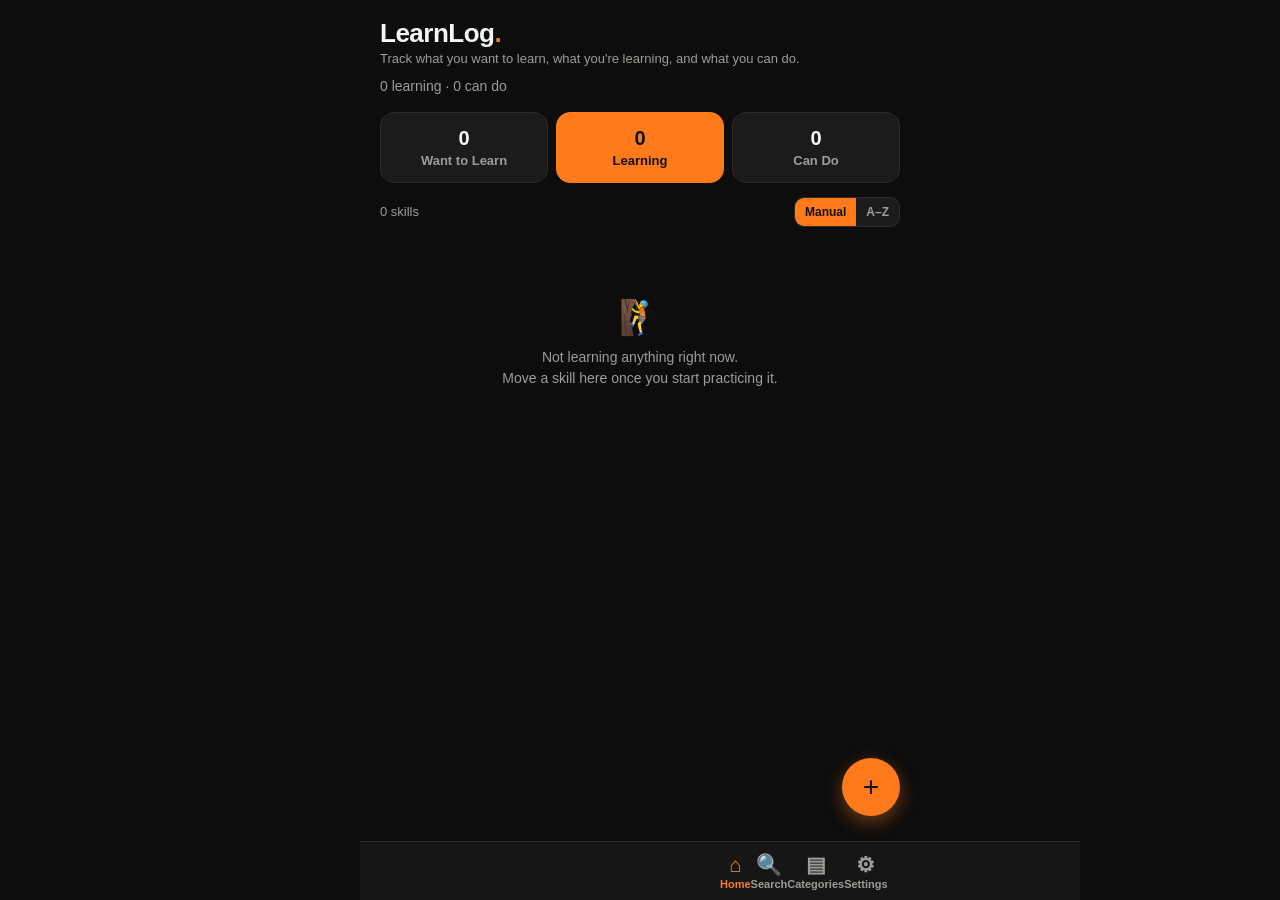
<file: index.html>
<!doctype html>
<html lang="en">
<head>
<meta charset="utf-8">
<title>LearnLog</title>
<meta name="viewport" content="width=device-width, initial-scale=1, viewport-fit=cover, maximum-scale=1">
<meta name="description" content="LearnLog — track what you want to learn, what you're learning, and what you can do.">

<!-- PWA -->
<link rel="manifest" href="manifest.webmanifest">
<meta name="theme-color" content="#0d0d0d">
<meta name="application-name" content="LearnLog">

<!-- iOS install support -->
<meta name="apple-mobile-web-app-capable" content="yes">
<meta name="apple-mobile-web-app-status-bar-style" content="black-translucent">
<meta name="apple-mobile-web-app-title" content="LearnLog">
<link rel="apple-touch-icon" href="icons/icon-180.png">
<link rel="icon" href="icons/icon.svg" type="image/svg+xml">

<link rel="stylesheet" href="css/style.css">
</head>
<body>
<div class="app" id="appRoot">

  <!-- ============================== HOME ============================== -->
  <section class="page active" id="page-home">
    <header class="app-header">
      <div class="app-title">
        <h1>LearnLog<span class="dot">.</span></h1>
      </div>
      <p class="app-tagline">Track what you want to learn, what you're learning, and what you can do.</p>
      <p class="summary-line" id="summaryLine">0 learning · 0 can do</p>
    </header>

    <div class="install-banner hidden" id="installBanner">
      <div class="info">
        <div class="title">Install LearnLog</div>
        <div class="desc">Add it to your home screen for one-tap, full-screen access.</div>
      </div>
      <button class="install-btn" id="installBtn">Install</button>
      <button class="dismiss-btn" id="installDismissBtn" aria-label="Dismiss">✕</button>
    </div>

    <div class="tabs" id="tabs" role="tablist" aria-label="Skill status">
      <button class="tab" data-status="want" role="tab" aria-selected="false">
        <span class="tab-count">0</span>Want to Learn
      </button>
      <button class="tab active" data-status="learning" role="tab" aria-selected="true">
        <span class="tab-count">0</span>Learning
      </button>
      <button class="tab" data-status="can" role="tab" aria-selected="false">
        <span class="tab-count">0</span>Can Do
      </button>
    </div>

    <div class="section-toolbar" id="sectionToolbar" role="group" aria-label="Sort order">
      <span class="count" id="sectionCount">0 skills</span>
      <div class="sort-toggle">
        <button data-sort="manual" class="active" aria-pressed="true">Manual</button>
        <button data-sort="alpha" aria-pressed="false">A–Z</button>
      </div>
    </div>

    <div class="page-scroll" id="homeScroll" role="tabpanel">
      <div class="skill-list" id="skillList"></div>
    </div>

    <button class="fab" id="fabAdd" aria-label="Add a skill">+</button>
  </section>

  <!-- ============================== SEARCH ============================== -->
  <section class="page" id="page-search">
    <header class="page-header">
      <h1>Search</h1>
      <p>Find any skill across all three lists.</p>
    </header>
    <div class="search-bar">
      <span>🔍</span>
      <input type="text" id="searchInput" placeholder="Search skills or notes…" autocomplete="off">
    </div>
    <div class="chip-row" id="categoryChips"></div>
    <div class="page-scroll">
      <div class="skill-list" id="searchResults"></div>
    </div>
  </section>

  <!-- ============================== CATEGORIES ============================== -->
  <section class="page" id="page-categories">
    <header class="page-header">
      <h1>Categories</h1>
      <p>Organize skills into groups that make sense to you.</p>
    </header>
    <div class="page-scroll">
      <div class="cat-list" id="categoryList"></div>
      <div class="add-cat-row" style="margin-top: 14px;">
        <input type="text" id="newCategoryInput" placeholder="New category name">
        <button class="btn-primary" id="addCategoryBtn">Add</button>
      </div>
      <button class="restore-defaults-link" id="restoreDefaultsBtn">Restore default categories</button>
    </div>
  </section>

  <!-- ============================== SETTINGS ============================== -->
  <section class="page" id="page-settings">
    <header class="page-header">
      <h1>Settings</h1>
      <p>Appearance, backup, and about LearnLog.</p>
    </header>
    <div class="page-scroll">

      <div class="settings-section">
        <h2>Appearance</h2>
        <div class="settings-card">
          <div class="settings-row">
            <div>
              <div class="label">Theme</div>
              <div class="desc">Dark is the default. Auto follows your device.</div>
            </div>
            <div class="segmented" id="themeSegmented" role="group" aria-label="Theme">
              <button data-theme="dark" class="active" aria-pressed="true">Dark</button>
              <button data-theme="light" aria-pressed="false">Light</button>
              <button data-theme="auto" aria-pressed="false">Auto</button>
            </div>
          </div>
        </div>
      </div>

      <div class="settings-section">
        <h2>Backup &amp; Restore</h2>
        <div class="settings-card">
          <button class="settings-btn" id="exportBtn">
            <span>Export backup file</span><span>⇩</span>
          </button>
          <button class="settings-btn" id="importBtn">
            <span>Restore from backup</span><span>⇧</span>
          </button>
          <button class="settings-btn" id="shareListBtn">
            <span>Share your list</span><span>↗</span>
          </button>
          <input type="file" id="importFile" accept="application/json" class="hidden">
          <div class="backup-hint" id="backupHint">You haven't backed up yet.</div>
        </div>
      </div>

      <div class="settings-section">
        <h2>Recently Deleted</h2>
        <div class="settings-card" id="deletedCard">
          <div class="empty-inline" id="deletedEmpty">Nothing here right now.</div>
          <div id="deletedList"></div>
        </div>
      </div>

      <div class="settings-section">
        <h2>About</h2>
        <p class="about-text">
          LearnLog stores everything — skills, categories, notes, photos and videos — on this device only, using IndexedDB. There's no account and no internet connection required after the app is first opened. Use Export regularly to keep a backup file somewhere safe.
        </p>
        <p class="version-text" id="versionText">Version learnlog-v5</p>
      </div>

    </div>
  </section>

  <!-- ============================== BOTTOM NAV ============================== -->
  <nav class="bottom-nav" role="navigation" aria-label="Primary">
    <button class="nav-btn active" data-page="home" aria-current="page"><span class="icon" aria-hidden="true">⌂</span>Home</button>
    <button class="nav-btn" data-page="search"><span class="icon" aria-hidden="true">🔍</span>Search</button>
    <button class="nav-btn" data-page="categories"><span class="icon" aria-hidden="true">▤</span>Categories</button>
    <button class="nav-btn" data-page="settings"><span class="icon" aria-hidden="true">⚙</span>Settings</button>
  </nav>
</div>

<!-- ============================== SKILL DETAIL SHEET ============================== -->
<div class="overlay" id="detailSheet">
  <div class="sheet" role="dialog" aria-modal="true" aria-labelledby="detailName">
    <div class="sheet-handle"></div>
    <div class="sheet-header">
      <h2 class="sr-only">Skill Details</h2>
      <button class="sheet-close" data-close-sheet aria-label="Close">✕</button>
    </div>
    <div class="detail-media hidden" id="detailMedia"></div>
    <div class="detail-meta">
      <h2 id="detailName">Skill name</h2>
      <button class="star" id="detailStar" style="font-size:22px;" aria-label="Toggle favorite" aria-pressed="false">☆</button>
    </div>
    <div style="display:flex; gap:8px; align-items:center; margin-bottom:6px;">
      <span class="category" id="detailCategory" style="font-size:13px;"></span>
      <span class="status-badge" id="detailStatusBadge"></span>
    </div>
    <p class="detail-notes" id="detailNotes">No notes yet.</p>
    <div class="sheet-actions">
      <button class="btn" id="detailStatusBtn">Move</button>
      <button class="btn primary" id="detailEditBtn">Edit</button>
    </div>
    <div class="sheet-actions" style="margin-top:10px;">
      <button class="btn" id="detailDuplicateBtn">Duplicate</button>
      <button class="btn" id="detailShareBtn">Share</button>
    </div>
    <div class="sheet-actions" style="margin-top:10px;">
      <button class="btn danger" id="detailDeleteBtn">Delete Skill</button>
    </div>
  </div>
</div>

<!-- ============================== ADD / EDIT SKILL SHEET ============================== -->
<div class="overlay" id="skillSheet">
  <div class="sheet" role="dialog" aria-modal="true" aria-labelledby="skillSheetTitle">
    <div class="sheet-handle"></div>
    <div class="sheet-header">
      <h2 id="skillSheetTitle">Add Skill</h2>
      <button class="sheet-close" id="skillSheetClose" aria-label="Close">✕</button>
    </div>

    <div class="field">
      <label for="skillName">Skill name</label>
      <input type="text" id="skillName" placeholder="e.g. Backflip on trampoline" maxlength="80">
    </div>

    <div class="field">
      <label for="skillCategory">Category</label>
      <select id="skillCategory"></select>
    </div>

    <div class="field">
      <label>Status</label>
      <div class="status-picker" id="skillStatusPicker">
        <button data-status="want">Want to Learn</button>
        <button data-status="learning">Learning</button>
        <button data-status="can">Can Do</button>
      </div>
    </div>

    <div class="field">
      <label for="skillNotes">Notes (optional)</label>
      <textarea id="skillNotes" placeholder="Any details, cues, or reminders…"></textarea>
    </div>

    <div class="field">
      <label>Photo or video (optional)</label>
      <div class="media-picker-row">
        <button type="button" class="media-picker-btn" id="skillMediaPicker"><span class="icon" aria-hidden="true">🖼</span>Choose from Library</button>
        <button type="button" class="media-picker-btn" id="skillCameraPicker"><span class="icon" aria-hidden="true">📷</span>Take Photo</button>
      </div>
      <input type="file" id="skillMediaInput" accept="image/*,video/*" class="hidden">
      <input type="file" id="skillCameraInput" accept="image/*" capture="environment" class="hidden">
      <div class="media-preview hidden" id="skillMediaPreview"></div>
      <button class="btn hidden" id="skillMediaRemoveBtn" style="margin-top:8px;">Remove media</button>
    </div>

    <div class="fav-row">
      <span class="label" id="favSwitchLabel">Mark as favorite</span>
      <div class="switch" id="skillFavoriteSwitch" role="switch" aria-checked="false" tabindex="0" aria-labelledby="favSwitchLabel"><div class="knob"></div></div>
    </div>

    <div class="sheet-actions">
      <button class="btn" id="skillCancelBtn">Cancel</button>
      <button class="btn primary" id="skillSaveBtn">Save</button>
    </div>
    <div class="sheet-actions hidden" id="skillDeleteBtn" style="margin-top:10px;">
      <button class="btn danger" style="width:100%;">Delete Skill</button>
    </div>
  </div>
</div>

<!-- ============================== STATUS CHANGE SHEET ============================== -->
<div class="overlay" id="statusSheet">
  <div class="sheet" role="dialog" aria-modal="true" aria-labelledby="statusSheetTitle">
    <div class="sheet-handle"></div>
    <div class="sheet-header">
      <h2 id="statusSheetTitle">Move to…</h2>
      <button class="sheet-close" data-close-sheet aria-label="Close">✕</button>
    </div>
    <div id="statusOptions"></div>
  </div>
</div>

<!-- ============================== CONFIRM SHEET ============================== -->
<div class="overlay" id="confirmSheet">
  <div class="sheet" role="dialog" aria-modal="true" aria-labelledby="confirmTitle">
    <div class="sheet-handle"></div>
    <div class="sheet-header">
      <h2 id="confirmTitle">Are you sure?</h2>
    </div>
    <p class="confirm-text" id="confirmMessage"></p>
    <div class="backup-summary hidden" id="confirmSummary"></div>
    <div class="warning-box hidden" id="confirmWarning"></div>
    <div class="sheet-actions">
      <button class="btn" id="confirmCancelBtn">Cancel</button>
      <button class="btn primary" id="confirmOkBtn">Confirm</button>
    </div>
  </div>
</div>

<!-- ============================== PROMPT SHEET (rename category) ============================== -->
<div class="overlay" id="promptSheet">
  <div class="sheet" role="dialog" aria-modal="true" aria-labelledby="promptTitle">
    <div class="sheet-handle"></div>
    <div class="sheet-header">
      <h2 id="promptTitle">Rename</h2>
    </div>
    <div class="field">
      <label for="promptInput" class="sr-only">Name</label>
      <input type="text" id="promptInput" maxlength="40">
    </div>
    <div class="field">
      <label>Icon</label>
      <div class="icon-picker" id="promptIconPicker"></div>
    </div>
    <div class="sheet-actions">
      <button class="btn" id="promptCancelBtn">Cancel</button>
      <button class="btn primary" id="promptOkBtn">Save</button>
    </div>
  </div>
</div>

<div class="toast" id="toast" role="status" aria-live="polite">
  <span class="toast-msg" id="toastMsg"></span>
  <button class="toast-action hidden" id="toastAction"></button>
</div>

<script src="js/db.js" defer></script>
<script src="js/app.js" defer></script>
</body>
</html>
</file>
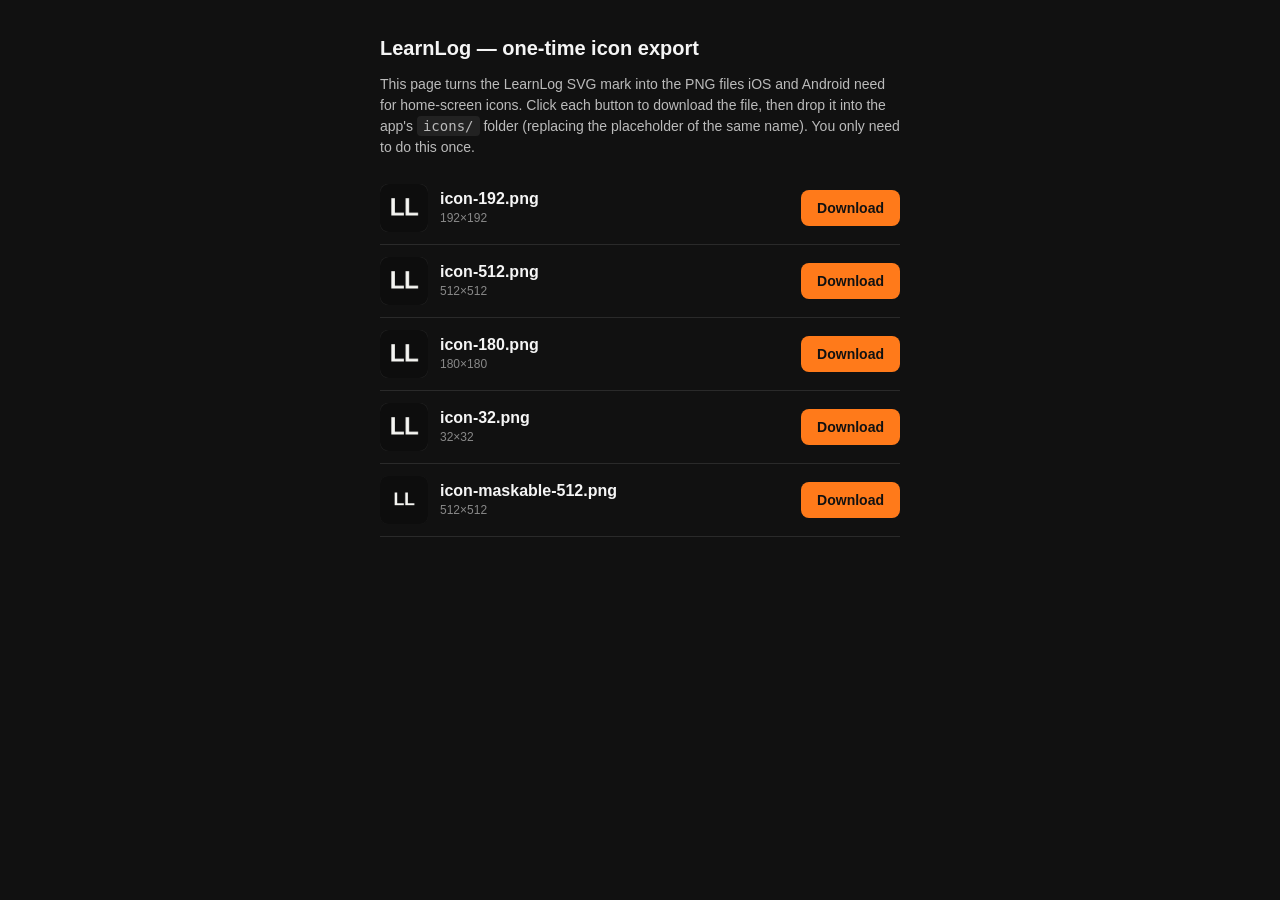
<file: icons/generate-icons.html>
<!doctype html>
<html lang="en">
<head>
<meta charset="utf-8">
<title>LearnLog Icon Generator</title>
<meta name="viewport" content="width=device-width, initial-scale=1">
<style>
  body { font-family: -apple-system, BlinkMacSystemFont, Arial, sans-serif; background:#111; color:#f5f5f5; padding:24px; max-width:520px; margin:0 auto; }
  h1 { font-size:20px; }
  p { color:#bbb; line-height:1.5; font-size:14px; }
  .row { display:flex; align-items:center; gap:12px; padding:12px 0; border-bottom:1px solid #2a2a2a; }
  canvas { background:#222; border-radius:8px; }
  button { background:#FF7A1A; color:#111; border:none; padding:10px 16px; border-radius:8px; font-weight:700; font-size:14px; cursor:pointer; }
  button:active { opacity:0.8; }
  code { background:#222; padding:2px 6px; border-radius:4px; }
</style>
</head>
<body>
  <h1>LearnLog — one-time icon export</h1>
  <p>This page turns the LearnLog SVG mark into the PNG files iOS and Android need for home-screen icons. Click each button to download the file, then drop it into the app's <code>icons/</code> folder (replacing the placeholder of the same name). You only need to do this once.</p>
  <div id="list"></div>

<script>
const REGULAR_SVG = `<svg xmlns="http://www.w3.org/2000/svg" viewBox="0 0 512 512"><rect width="512" height="512" rx="100" fill="#0D0D0D"/><text x="256" y="335" font-family="-apple-system, BlinkMacSystemFont, Helvetica Neue, Arial, sans-serif" font-size="260" font-weight="800" letter-spacing="-6" fill="#F5F5F2" text-anchor="middle">LL</text></svg>`;
const MASKABLE_SVG = `<svg xmlns="http://www.w3.org/2000/svg" viewBox="0 0 512 512"><rect width="512" height="512" fill="#0D0D0D"/><text x="256" y="310" font-family="-apple-system, BlinkMacSystemFont, Helvetica Neue, Arial, sans-serif" font-size="190" font-weight="800" letter-spacing="-4" fill="#F5F5F2" text-anchor="middle">LL</text></svg>`;

const targets = [
  { name: "icon-192.png", size: 192, svg: REGULAR_SVG },
  { name: "icon-512.png", size: 512, svg: REGULAR_SVG },
  { name: "icon-180.png", size: 180, svg: REGULAR_SVG },
  { name: "icon-32.png", size: 32, svg: REGULAR_SVG },
  { name: "icon-maskable-512.png", size: 512, svg: MASKABLE_SVG },
];

const list = document.getElementById("list");

targets.forEach(t => {
  const row = document.createElement("div");
  row.className = "row";
  const canvas = document.createElement("canvas");
  canvas.width = 64; canvas.height = 64;
  canvas.style.width = "48px"; canvas.style.height = "48px";
  const label = document.createElement("div");
  label.style.flex = "1";
  label.innerHTML = `<strong>${t.name}</strong><br><span style="color:#888;font-size:12px">${t.size}×${t.size}</span>`;
  const btn = document.createElement("button");
  btn.textContent = "Download";
  btn.onclick = () => renderAndDownload(t, canvas);
  row.append(canvas, label, btn);
  list.append(row);
  renderPreview(t, canvas);
});

function svgToImage(svg) {
  return new Promise((resolve, reject) => {
    const img = new Image();
    img.onload = () => resolve(img);
    img.onerror = reject;
    img.src = "data:image/svg+xml;base64," + btoa(svg);
  });
}

async function renderPreview(t, canvas) {
  const img = await svgToImage(t.svg);
  const ctx = canvas.getContext("2d");
  ctx.drawImage(img, 0, 0, 64, 64);
}

async function renderAndDownload(t, previewCanvas) {
  const img = await svgToImage(t.svg);
  const canvas = document.createElement("canvas");
  canvas.width = t.size; canvas.height = t.size;
  const ctx = canvas.getContext("2d");
  ctx.drawImage(img, 0, 0, t.size, t.size);
  canvas.toBlob(blob => {
    const a = document.createElement("a");
    a.href = URL.createObjectURL(blob);
    a.download = t.name;
    document.body.appendChild(a);
    a.click();
    a.remove();
  }, "image/png");
}
</script>
</body>
</html>
</file>
<file: css/style.css>
/* ==========================================================================
   LearnLog — theme tokens
   ========================================================================== */
:root,
:root[data-theme="dark"] {
  --bg: #0d0d0d;
  --bg-elevated: #161616;
  --card-bg: #1b1b1b;
  --card-bg-2: #212121;
  --text: #f5f5f2;
  --text-secondary: #9c9c98;
  --border: #2b2b2b;
  --accent: #ff7a1a;
  --accent-dim: #cc6314;
  --accent-text: #111111;
  --danger: #ff5c4d;
  --overlay: rgba(0, 0, 0, 0.6);
  --star: #ffb400;
  color-scheme: dark;
}

:root[data-theme="light"] {
  --bg: #faf9f7;
  --bg-elevated: #ffffff;
  --card-bg: #ffffff;
  --card-bg-2: #f2f1ee;
  --text: #16150f;
  --text-secondary: #6b6a63;
  --border: #e6e4de;
  --accent: #ff7a1a;
  --accent-dim: #e8690f;
  --accent-text: #ffffff;
  --danger: #d92d20;
  --overlay: rgba(0, 0, 0, 0.4);
  --star: #d98c00;
  color-scheme: light;
}

* { box-sizing: border-box; }

html, body {
  margin: 0;
  padding: 0;
  height: 100%;
  background: var(--bg);
  color: var(--text);
  font-family: -apple-system, BlinkMacSystemFont, "Segoe UI", Roboto, Helvetica, Arial, sans-serif;
  -webkit-tap-highlight-color: transparent;
  overscroll-behavior-y: none;
}

body {
  display: flex;
  flex-direction: column;
  min-height: 100dvh;
  padding-top: env(safe-area-inset-top);
}

button, input, select, textarea {
  font-family: inherit;
  color: inherit;
}

button { cursor: pointer; }

a { color: var(--accent); }

.app {
  display: flex;
  flex-direction: column;
  flex: 1;
  max-width: 560px;
  width: 100%;
  margin: 0 auto;
  min-height: 100dvh;
}

/* ==========================================================================
   Header
   ========================================================================== */
.app-header {
  padding: 18px 20px 4px;
  flex-shrink: 0;
}

.app-title {
  display: flex;
  align-items: baseline;
  gap: 8px;
}

.app-title h1 {
  font-size: 26px;
  font-weight: 800;
  margin: 0;
  letter-spacing: -0.5px;
}

.app-title .dot { color: var(--accent); }

.app-tagline {
  margin: 2px 0 12px;
  font-size: 13px;
  color: var(--text-secondary);
}

.summary-line {
  font-size: 14px;
  color: var(--text-secondary);
  margin: 0 0 14px;
}

.summary-line strong { color: var(--text); font-weight: 700; }

/* ==========================================================================
   Page containers
   ========================================================================== */
.page {
  display: none;
  flex: 1;
  flex-direction: column;
  min-height: 0;
}

.page.active { display: flex; }

.page-header {
  padding: 18px 20px 10px;
  flex-shrink: 0;
}

.page-header h1 {
  font-size: 22px;
  font-weight: 800;
  margin: 0 0 2px;
  letter-spacing: -0.3px;
}

.page-header p {
  margin: 0;
  font-size: 13px;
  color: var(--text-secondary);
}

.page-scroll {
  flex: 1;
  overflow-y: auto;
  -webkit-overflow-scrolling: touch;
  padding-bottom: 100px;
}

/* ==========================================================================
   Tabs (Want to Learn / Learning / Can Do)
   ========================================================================== */
.tabs {
  display: flex;
  gap: 8px;
  padding: 0 20px 14px;
  flex-shrink: 0;
}

.tab {
  flex: 1;
  background: var(--card-bg);
  border: 1px solid var(--border);
  border-radius: 14px;
  padding: 12px 8px;
  text-align: center;
  font-size: 13px;
  font-weight: 700;
  color: var(--text-secondary);
  line-height: 1.3;
  transition: transform 0.08s ease;
}

.tab:active { transform: scale(0.97); }

.tab .tab-count {
  display: block;
  font-size: 20px;
  font-weight: 800;
  margin-bottom: 2px;
  color: var(--text);
}

.tab.active {
  background: var(--accent);
  border-color: var(--accent);
  color: var(--accent-text);
}

.tab.active .tab-count { color: var(--accent-text); }

/* ==========================================================================
   Section toolbar (sort + count)
   ========================================================================== */
.section-toolbar {
  display: flex;
  align-items: center;
  justify-content: space-between;
  padding: 0 20px 10px;
  flex-shrink: 0;
}

.section-toolbar .count {
  font-size: 13px;
  color: var(--text-secondary);
}

.sort-toggle {
  display: flex;
  background: var(--card-bg);
  border: 1px solid var(--border);
  border-radius: 10px;
  overflow: hidden;
}

.sort-toggle button {
  border: none;
  background: transparent;
  color: var(--text-secondary);
  font-size: 12px;
  font-weight: 700;
  padding: 7px 10px;
}

.sort-toggle button.active {
  background: var(--accent);
  color: var(--accent-text);
}

/* ==========================================================================
   Skill list & cards
   ========================================================================== */
.skill-list {
  padding: 0 20px;
  display: flex;
  flex-direction: column;
  gap: 10px;
}

.skill-card-wrap {
  position: relative;
  border-radius: 16px;
  overflow: hidden;
}

.card-delete-action {
  position: absolute;
  top: 0;
  right: 0;
  bottom: 0;
  width: 84px;
  background: var(--danger);
  color: #fff;
  border: none;
  font-size: 13px;
  font-weight: 700;
}

.skill-card {
  position: relative;
  background: var(--card-bg);
  border: 1px solid var(--border);
  border-radius: 16px;
  padding: 14px;
  display: flex;
  align-items: center;
  gap: 12px;
  touch-action: pan-y;
}

.skill-card.swiping { transition: none; }
.skill-card:not(.swiping) { transition: transform 0.18s ease; }

.skill-card .thumb {
  width: 44px;
  height: 44px;
  border-radius: 10px;
  background: var(--card-bg-2);
  flex-shrink: 0;
  display: flex;
  align-items: center;
  justify-content: center;
  overflow: hidden;
  font-size: 18px;
  color: var(--text-secondary);
}

.skill-card .thumb img,
.skill-card .thumb video {
  width: 100%;
  height: 100%;
  object-fit: cover;
}

.skill-card .info {
  flex: 1;
  min-width: 0;
}

.skill-card .name-row {
  display: flex;
  align-items: center;
  gap: 6px;
}

.skill-card .name {
  font-size: 16px;
  font-weight: 700;
  white-space: nowrap;
  overflow: hidden;
  text-overflow: ellipsis;
}

.skill-card .star {
  flex-shrink: 0;
  font-size: 15px;
  color: var(--star);
  background: none;
  border: none;
  padding: 2px;
  line-height: 1;
}

.skill-card .category {
  font-size: 12.5px;
  color: var(--text-secondary);
  margin-top: 2px;
  white-space: nowrap;
  overflow: hidden;
  text-overflow: ellipsis;
}

.skill-card .card-actions {
  display: flex;
  flex-direction: column;
  gap: 6px;
  flex-shrink: 0;
}

.status-btn {
  background: var(--card-bg-2);
  border: 1px solid var(--border);
  color: var(--text);
  font-size: 11.5px;
  font-weight: 700;
  padding: 7px 10px;
  border-radius: 999px;
  white-space: nowrap;
}

.drag-handle {
  flex-shrink: 0;
  width: 34px;
  height: 44px;
  display: flex;
  align-items: center;
  justify-content: center;
  color: var(--text-secondary);
  font-size: 20px;
  letter-spacing: -2px;
  touch-action: none;
  cursor: grab;
  margin-left: -8px;
  border-radius: 8px;
}

.drag-handle:active { cursor: grabbing; background: var(--card-bg-2); }

.skill-card.dragging {
  opacity: 0.45;
}

.skill-card.drag-ghost {
  position: fixed;
  left: 0;
  z-index: 80;
  pointer-events: none;
  box-shadow: 0 12px 28px rgba(0, 0, 0, 0.45);
  opacity: 0.98;
}

.drop-line {
  height: 3px;
  border-radius: 2px;
  background: var(--accent);
  margin: -6px 0 3px;
  opacity: 0;
  transition: opacity 0.1s ease;
}

.drop-line.show { opacity: 1; }

.empty-state {
  padding: 60px 30px;
  text-align: center;
  color: var(--text-secondary);
}

.empty-state .emoji { font-size: 34px; display: block; margin-bottom: 10px; }
.empty-state p { margin: 0 0 16px; font-size: 14px; line-height: 1.5; }

/* ==========================================================================
   FAB
   ========================================================================== */
.fab {
  position: fixed;
  right: max(20px, calc((100vw - 560px) / 2 + 20px));
  bottom: calc(84px + env(safe-area-inset-bottom));
  width: 58px;
  height: 58px;
  border-radius: 50%;
  background: var(--accent);
  color: var(--accent-text);
  border: none;
  font-size: 28px;
  font-weight: 400;
  box-shadow: 0 6px 18px rgba(255, 122, 26, 0.4);
  display: flex;
  align-items: center;
  justify-content: center;
  z-index: 40;
}

.fab:active { transform: scale(0.95); }

/* ==========================================================================
   Bottom navigation
   ========================================================================== */
.bottom-nav {
  position: sticky;
  bottom: 0;
  display: flex;
  background: var(--bg-elevated);
  border-top: 1px solid var(--border);
  padding: 6px max(0px, calc((100vw - 560px) / 2)) calc(6px + env(safe-area-inset-bottom));
  flex-shrink: 0;
  z-index: 30;
}

.nav-btn {
  flex: 1;
  background: none;
  border: none;
  color: var(--text-secondary);
  display: flex;
  flex-direction: column;
  align-items: center;
  gap: 3px;
  padding: 6px 0 4px;
  font-size: 11px;
  font-weight: 600;
}

.nav-btn .icon { font-size: 21px; line-height: 1; }

.nav-btn.active { color: var(--accent); }

/* ==========================================================================
   Search page
   ========================================================================== */
.search-bar {
  margin: 0 20px 10px;
  display: flex;
  align-items: center;
  gap: 8px;
  background: var(--card-bg);
  border: 1px solid var(--border);
  border-radius: 12px;
  padding: 10px 14px;
}

.search-bar input {
  border: none;
  background: none;
  outline: none;
  flex: 1;
  font-size: 15px;
}

.chip-row {
  display: flex;
  gap: 8px;
  overflow-x: auto;
  padding: 0 20px 14px;
  flex-shrink: 0;
  -webkit-overflow-scrolling: touch;
}

.chip-row::-webkit-scrollbar { display: none; }

.chip {
  flex-shrink: 0;
  background: var(--card-bg);
  border: 1px solid var(--border);
  color: var(--text-secondary);
  font-size: 12.5px;
  font-weight: 700;
  padding: 7px 13px;
  border-radius: 999px;
  white-space: nowrap;
}

.chip.active {
  background: var(--accent);
  border-color: var(--accent);
  color: var(--accent-text);
}

.status-badge {
  font-size: 10.5px;
  font-weight: 700;
  padding: 3px 8px;
  border-radius: 999px;
  background: var(--card-bg-2);
  color: var(--text-secondary);
  white-space: nowrap;
}

.status-badge.want { color: #9cb3ff; }
.status-badge.learning { color: var(--accent); }
.status-badge.can { color: #6bd68a; }

/* ==========================================================================
   Categories page
   ========================================================================== */
.cat-row {
  display: flex;
  align-items: center;
  gap: 10px;
  padding: 14px;
  background: var(--card-bg);
  border: 1px solid var(--border);
  border-radius: 14px;
}

.cat-list {
  padding: 0 20px 4px;
  display: flex;
  flex-direction: column;
  gap: 10px;
}

.cat-row .cat-icon {
  font-size: 19px;
  flex-shrink: 0;
  width: 26px;
  text-align: center;
}

.cat-row .cat-name {
  flex: 1;
  font-size: 15.5px;
  font-weight: 700;
}

.cat-row .cat-count {
  font-size: 12.5px;
  color: var(--text-secondary);
}

.restore-defaults-link {
  display: block;
  width: 100%;
  text-align: center;
  background: none;
  border: none;
  color: var(--text-secondary);
  font-size: 13px;
  font-weight: 600;
  text-decoration: underline;
  padding: 4px 0 18px;
}

.icon-picker {
  display: flex;
  flex-wrap: wrap;
  gap: 8px;
  margin-top: 4px;
}

.icon-picker button {
  width: 40px;
  height: 40px;
  border-radius: 12px;
  border: 1px solid var(--border);
  background: var(--card-bg);
  font-size: 18px;
  display: flex;
  align-items: center;
  justify-content: center;
}

.icon-picker button.active {
  border-color: var(--accent);
  background: var(--card-bg-2);
}

.icon-btn {
  background: var(--card-bg-2);
  border: 1px solid var(--border);
  color: var(--text);
  width: 34px;
  height: 34px;
  border-radius: 9px;
  font-size: 15px;
  display: flex;
  align-items: center;
  justify-content: center;
}

.icon-btn.danger { color: var(--danger); }

.add-cat-row {
  padding: 0 20px 16px;
  display: flex;
  gap: 8px;
}

.add-cat-row input {
  flex: 1;
  background: var(--card-bg);
  border: 1px solid var(--border);
  border-radius: 12px;
  padding: 12px 14px;
  font-size: 15px;
  outline: none;
}

.add-cat-row input:focus { border-color: var(--accent); }

.btn-primary {
  background: var(--accent);
  color: var(--accent-text);
  border: none;
  border-radius: 12px;
  padding: 12px 18px;
  font-weight: 700;
  font-size: 14.5px;
}

/* ==========================================================================
   Settings page
   ========================================================================== */
.settings-section {
  margin: 0 20px 24px;
}

.settings-section h2 {
  font-size: 13px;
  text-transform: uppercase;
  letter-spacing: 0.5px;
  color: var(--text-secondary);
  margin: 0 0 10px;
}

.settings-card {
  background: var(--card-bg);
  border: 1px solid var(--border);
  border-radius: 14px;
  overflow: hidden;
}

.settings-row {
  display: flex;
  align-items: center;
  justify-content: space-between;
  padding: 14px 16px;
  gap: 12px;
}

.settings-row + .settings-row { border-top: 1px solid var(--border); }

.settings-row .label { font-size: 15px; font-weight: 600; }
.settings-row .desc { font-size: 12.5px; color: var(--text-secondary); margin-top: 2px; }

.segmented {
  display: flex;
  background: var(--card-bg-2);
  border-radius: 10px;
  padding: 3px;
}

.segmented button {
  border: none;
  background: none;
  color: var(--text-secondary);
  font-size: 13px;
  font-weight: 700;
  padding: 7px 14px;
  border-radius: 8px;
}

.segmented button.active {
  background: var(--accent);
  color: var(--accent-text);
}

.settings-btn {
  width: 100%;
  text-align: left;
  background: none;
  border: none;
  padding: 14px 16px;
  font-size: 15px;
  font-weight: 600;
  color: var(--text);
  display: flex;
  align-items: center;
  justify-content: space-between;
}

.settings-btn.danger { color: var(--danger); }
.settings-btn + .settings-btn { border-top: 1px solid var(--border); }

.backup-hint {
  padding: 10px 16px 14px;
  font-size: 12.5px;
  color: var(--text-secondary);
  border-top: 1px solid var(--border);
}

.about-text {
  font-size: 12.5px;
  color: var(--text-secondary);
  line-height: 1.6;
  padding: 0 2px;
}

.version-text {
  font-size: 12px;
  color: var(--text-secondary);
  padding: 10px 2px 0;
}

/* ==========================================================================
   Recently Deleted
   ========================================================================== */
.deleted-row {
  display: flex;
  align-items: center;
  gap: 10px;
  padding: 13px 16px;
}

.deleted-row + .deleted-row { border-top: 1px solid var(--border); }

.deleted-row .info { flex: 1; min-width: 0; }
.deleted-row .name {
  font-size: 14.5px;
  font-weight: 600;
  white-space: nowrap;
  overflow: hidden;
  text-overflow: ellipsis;
}
.deleted-row .meta {
  font-size: 12px;
  color: var(--text-secondary);
  margin-top: 1px;
}

.deleted-row .restore-btn {
  flex-shrink: 0;
  background: var(--card-bg-2);
  border: 1px solid var(--border);
  color: var(--accent);
  font-size: 12.5px;
  font-weight: 700;
  padding: 7px 12px;
  border-radius: 999px;
}

.empty-inline {
  padding: 16px;
  text-align: center;
  font-size: 13px;
  color: var(--text-secondary);
}

/* ==========================================================================
   Install banner
   ========================================================================== */
.install-banner {
  margin: 0 20px 14px;
  background: var(--card-bg);
  border: 1px solid var(--accent);
  border-radius: 14px;
  padding: 12px 14px;
  display: flex;
  align-items: center;
  gap: 10px;
}

.install-banner .info { flex: 1; min-width: 0; }
.install-banner .title { font-size: 13.5px; font-weight: 700; }
.install-banner .desc { font-size: 12px; color: var(--text-secondary); margin-top: 1px; }

.install-banner .install-btn {
  flex-shrink: 0;
  background: var(--accent);
  color: var(--accent-text);
  border: none;
  font-size: 13px;
  font-weight: 700;
  padding: 8px 14px;
  border-radius: 999px;
}

.install-banner .dismiss-btn {
  flex-shrink: 0;
  background: none;
  border: none;
  color: var(--text-secondary);
  font-size: 16px;
  padding: 4px;
}

/* ==========================================================================
   Modals / sheets
   ========================================================================== */
.overlay {
  position: fixed;
  inset: 0;
  background: var(--overlay);
  display: none;
  align-items: flex-end;
  justify-content: center;
  z-index: 100;
}

.overlay.open { display: flex; }

.sheet {
  background: var(--bg-elevated);
  width: 100%;
  max-width: 560px;
  max-height: 92dvh;
  border-radius: 20px 20px 0 0;
  padding: 10px 20px calc(20px + env(safe-area-inset-bottom));
  overflow-y: auto;
  -webkit-overflow-scrolling: touch;
}

.sheet-handle {
  width: 36px;
  height: 4px;
  background: var(--border);
  border-radius: 2px;
  margin: 6px auto 14px;
}

.sheet-header {
  display: flex;
  align-items: center;
  justify-content: space-between;
  margin-bottom: 16px;
}

.sheet-header h2 {
  font-size: 19px;
  font-weight: 800;
  margin: 0;
}

.sheet-close {
  background: var(--card-bg-2);
  border: none;
  color: var(--text-secondary);
  width: 32px;
  height: 32px;
  border-radius: 50%;
  font-size: 16px;
}

.field { margin-bottom: 16px; }

.field label {
  display: block;
  font-size: 12.5px;
  font-weight: 700;
  color: var(--text-secondary);
  margin-bottom: 6px;
  text-transform: uppercase;
  letter-spacing: 0.3px;
}

.field input[type="text"],
.field select,
.field textarea {
  width: 100%;
  background: var(--card-bg);
  border: 1px solid var(--border);
  border-radius: 12px;
  padding: 13px 14px;
  font-size: 16px;
  outline: none;
}

.field input:focus,
.field select:focus,
.field textarea:focus { border-color: var(--accent); }

.field textarea { resize: vertical; min-height: 70px; }

.status-picker {
  display: flex;
  gap: 8px;
}

.status-picker button {
  flex: 1;
  padding: 12px 4px;
  border-radius: 12px;
  border: 1px solid var(--border);
  background: var(--card-bg);
  color: var(--text-secondary);
  font-size: 12.5px;
  font-weight: 700;
}

.status-picker button.active {
  background: var(--accent);
  border-color: var(--accent);
  color: var(--accent-text);
}

.fav-row {
  display: flex;
  align-items: center;
  justify-content: space-between;
  padding: 4px 2px 16px;
}

.fav-row .label { font-size: 15px; font-weight: 600; }

.switch {
  width: 46px;
  height: 28px;
  border-radius: 999px;
  background: var(--card-bg-2);
  border: 1px solid var(--border);
  position: relative;
  flex-shrink: 0;
}

.switch .knob {
  position: absolute;
  top: 2px;
  left: 2px;
  width: 22px;
  height: 22px;
  border-radius: 50%;
  background: var(--text-secondary);
  transition: left 0.15s ease, background 0.15s ease;
}

.switch.on { background: var(--accent); border-color: var(--accent); }
.switch.on .knob { left: 20px; background: #fff; }

.media-picker {
  border: 1.5px dashed var(--border);
  border-radius: 14px;
  padding: 14px;
  text-align: center;
  color: var(--text-secondary);
  font-size: 13px;
}

.media-preview {
  margin-top: 10px;
  border-radius: 12px;
  overflow: hidden;
  max-height: 220px;
  display: flex;
  justify-content: center;
  background: var(--card-bg-2);
}

.media-preview img,
.media-preview video {
  max-width: 100%;
  max-height: 220px;
  object-fit: contain;
}

.sheet-actions {
  display: flex;
  gap: 10px;
  margin-top: 6px;
}

.btn {
  flex: 1;
  padding: 14px;
  border-radius: 14px;
  font-size: 15.5px;
  font-weight: 700;
  border: 1px solid var(--border);
  background: var(--card-bg);
  color: var(--text);
}

.btn.primary { background: var(--accent); border-color: var(--accent); color: var(--accent-text); }
.btn.danger { background: transparent; border-color: var(--danger); color: var(--danger); }

/* Detail sheet specific */
.detail-media {
  width: 100%;
  border-radius: 14px;
  overflow: hidden;
  margin-bottom: 16px;
  background: var(--card-bg-2);
  display: flex;
  justify-content: center;
}

.detail-media img, .detail-media video { width: 100%; max-height: 280px; object-fit: cover; }

.detail-meta {
  display: flex;
  align-items: center;
  gap: 8px;
  margin-bottom: 4px;
}

.detail-meta h2 { margin: 0; font-size: 21px; font-weight: 800; flex: 1; }

.detail-notes {
  font-size: 14.5px;
  line-height: 1.6;
  color: var(--text-secondary);
  white-space: pre-wrap;
  margin: 10px 0 18px;
}

/* Action sheet for status change / confirm */
.action-sheet-option {
  width: 100%;
  text-align: left;
  background: var(--card-bg);
  border: 1px solid var(--border);
  padding: 15px 16px;
  border-radius: 12px;
  font-size: 15px;
  font-weight: 600;
  margin-bottom: 8px;
}

.action-sheet-option.active { border-color: var(--accent); color: var(--accent); }

.confirm-text {
  font-size: 14.5px;
  color: var(--text-secondary);
  line-height: 1.6;
  margin-bottom: 18px;
}

.warning-box {
  background: rgba(255, 92, 77, 0.12);
  border: 1px solid var(--danger);
  color: var(--danger);
  border-radius: 12px;
  padding: 12px 14px;
  font-size: 13px;
  line-height: 1.5;
  margin-bottom: 16px;
}

/* ==========================================================================
   Toast
   ========================================================================== */
.toast {
  position: fixed;
  left: 50%;
  bottom: calc(90px + env(safe-area-inset-bottom));
  transform: translateX(-50%) translateY(20px);
  background: var(--card-bg-2);
  border: 1px solid var(--border);
  color: var(--text);
  padding: 10px 10px 10px 18px;
  border-radius: 999px;
  font-size: 13.5px;
  font-weight: 600;
  opacity: 0;
  pointer-events: none;
  transition: opacity 0.2s ease, transform 0.2s ease;
  z-index: 200;
  max-width: 85%;
  display: flex;
  align-items: center;
  gap: 4px;
}

.toast.show {
  opacity: 1;
  transform: translateX(-50%) translateY(0);
  pointer-events: auto;
}

.toast .toast-msg {
  white-space: nowrap;
  overflow: hidden;
  text-overflow: ellipsis;
}

.toast .toast-action {
  background: none;
  border: none;
  color: var(--accent);
  font-weight: 800;
  font-size: 13.5px;
  padding: 6px 10px;
  border-radius: 999px;
  flex-shrink: 0;
}

.toast .toast-action:active { background: rgba(255, 122, 26, 0.15); }

/* ==========================================================================
   Backup preview
   ========================================================================== */
.backup-summary {
  background: var(--card-bg-2);
  border: 1px solid var(--border);
  border-radius: 12px;
  padding: 12px 14px;
  margin-bottom: 14px;
  font-size: 13.5px;
  line-height: 1.7;
  color: var(--text-secondary);
}

.backup-summary strong { color: var(--text); }

/* ==========================================================================
   Media picker — two options (library / camera)
   ========================================================================== */
.media-picker-row {
  display: flex;
  gap: 8px;
}

.media-picker-btn {
  flex: 1;
  border: 1.5px dashed var(--border);
  border-radius: 14px;
  padding: 14px 8px;
  text-align: center;
  color: var(--text-secondary);
  font-size: 12.5px;
  font-weight: 600;
  background: none;
  line-height: 1.4;
}

.media-picker-btn .icon { display: block; font-size: 18px; margin-bottom: 4px; }
.media-picker-btn:active { border-color: var(--accent); color: var(--accent); }

/* ==========================================================================
   Misc
   ========================================================================== */
.hidden { display: none !important; }

.sr-only {
  position: absolute;
  width: 1px;
  height: 1px;
  padding: 0;
  margin: -1px;
  overflow: hidden;
  clip: rect(0, 0, 0, 0);
  white-space: nowrap;
  border: 0;
}

button:focus-visible,
input:focus-visible,
select:focus-visible,
textarea:focus-visible,
[tabindex]:focus-visible {
  outline: 2px solid var(--accent);
  outline-offset: 2px;
}

::-webkit-scrollbar { width: 0; height: 0; }
</file>
